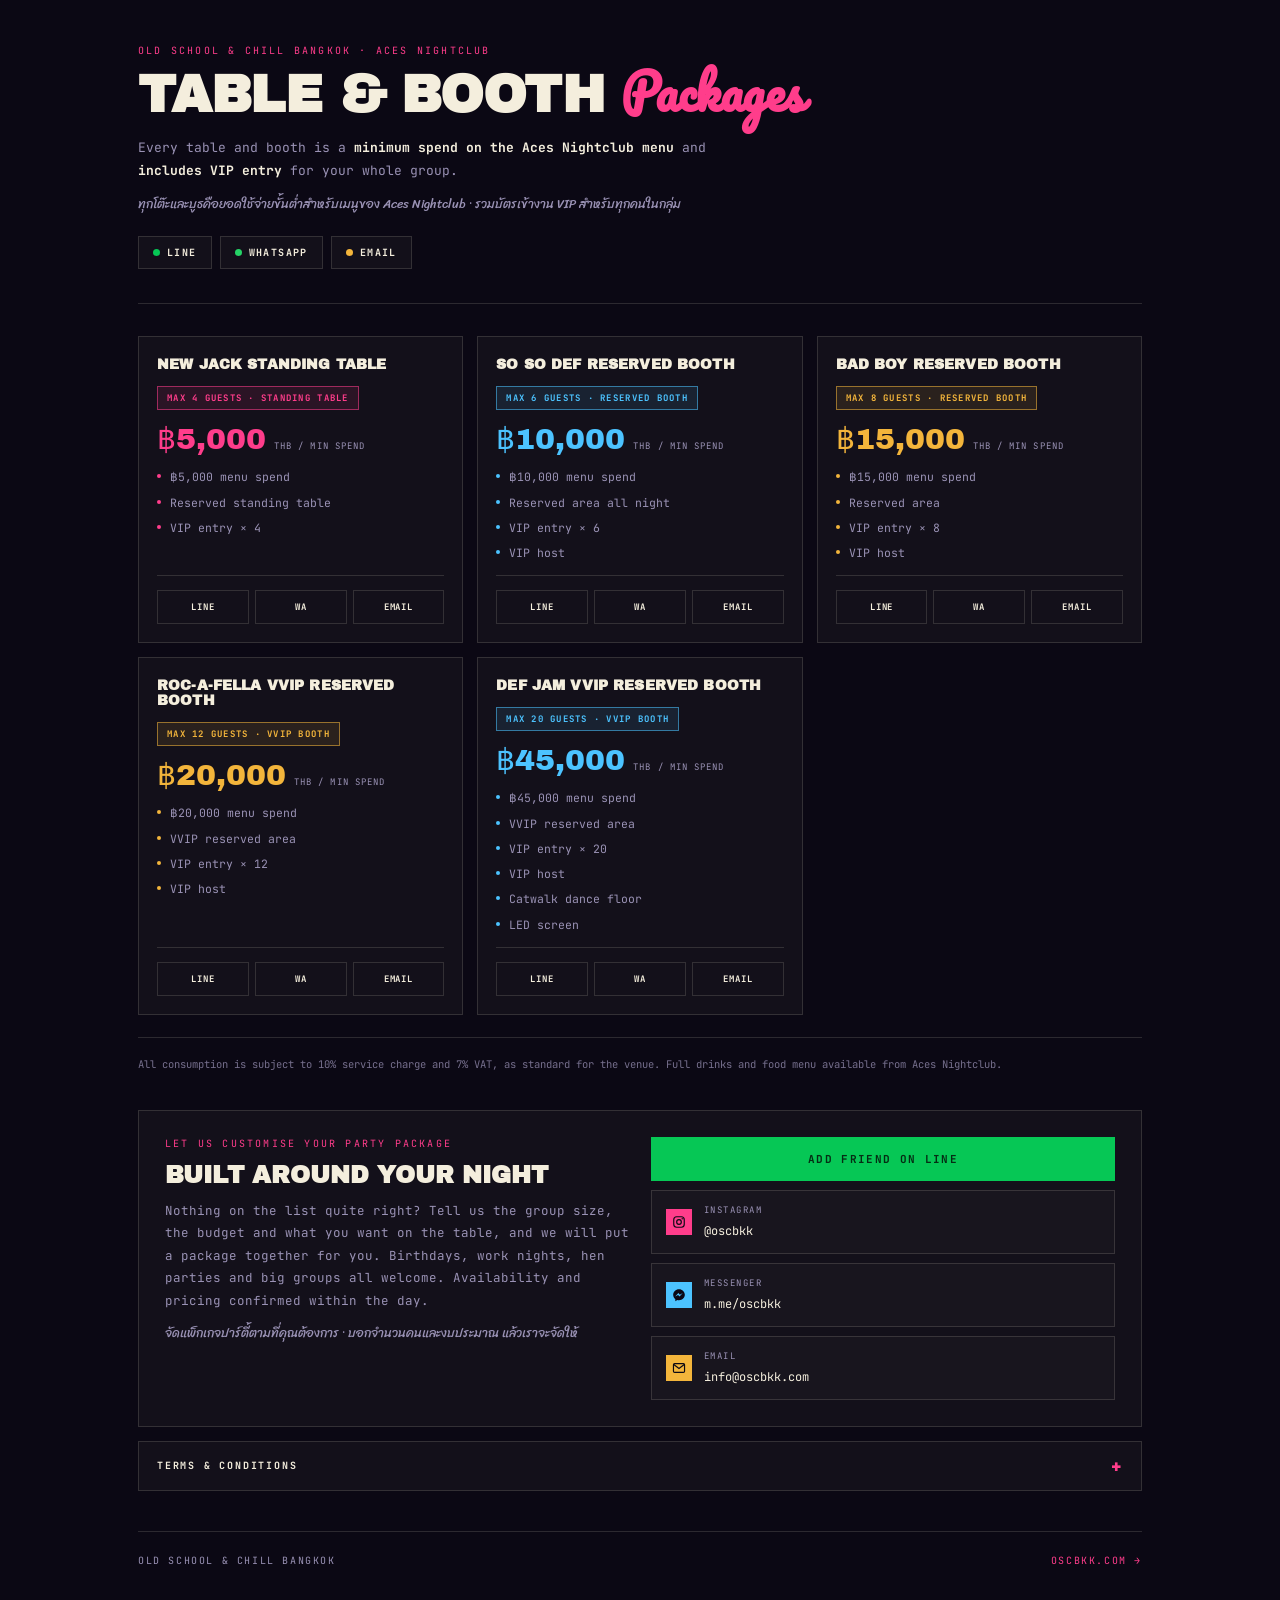
<file: packages.html>
<!doctype html>
<html lang="en">
<head>
<meta charset="utf-8" />
<meta name="viewport" content="width=device-width, initial-scale=1" />
<title>Table &amp; Booth Packages · Old School &amp; Chill Bangkok</title>
<meta name="description" content="Reserve a table or booth for Old School & Chill at Aces Nightclub, Bangkok. Minimum spend on the menu, VIP entry included for your whole group." />
<link rel="icon" type="image/svg+xml" href="assets/favicon.svg?v=4" />
<link rel="icon" type="image/png" sizes="32x32" href="assets/favicon-32.png?v=4" />
<link rel="apple-touch-icon" sizes="180x180" href="assets/apple-touch-icon.png?v=4" />
<meta property="og:type" content="website" />
<meta property="og:title" content="Table &amp; Booth Packages · Old School &amp; Chill" />
<meta property="og:description" content="Reserve your own area for the night. Minimum spend on the menu, VIP entry included for your whole group." />
<meta property="og:url" content="https://oscbkk.com/packages.html" />
<meta property="og:image" content="https://oscbkk.com/assets/social-1x1.png" />
<meta name="twitter:card" content="summary_large_image" />
<link rel="preconnect" href="https://fonts.googleapis.com" />
<link rel="preconnect" href="https://fonts.gstatic.com" crossorigin />
<link href="https://fonts.googleapis.com/css2?family=Archivo+Black&family=Pacifico&family=JetBrains+Mono:wght@400;700&family=Sriracha&display=swap" rel="stylesheet" />
<style>
:root{--bg:#0b0814;--ink:#f4eedd;--ink-dim:#9a92b5;--accent:#ff3d8b;--accent-2:#4cc3ff;--gold:#f3b53b;--line:rgba(244,238,221,.14);--card:rgba(244,238,221,.03);--line-green:#06c755;--wa-green:#25d366;--mail:#f3b53b}
*{box-sizing:border-box}
html,body{margin:0;padding:0}
body{background:var(--bg);color:var(--ink);font-family:"JetBrains Mono",ui-monospace,monospace;-webkit-font-smoothing:antialiased}
a{color:var(--accent)}a:hover{color:var(--ink)}
.pg{max-width:1060px;margin:0 auto;padding:0 clamp(16px,4vw,28px)}
.top{padding:clamp(26px,5vw,44px) 0 clamp(22px,4vw,34px)}
.eyebrow{font-size:10px;letter-spacing:.22em;text-transform:uppercase;color:var(--accent);margin:0 0 12px}
.title{font-family:"Archivo Black",Impact,sans-serif;text-transform:uppercase;font-size:clamp(30px,5.4vw,52px);line-height:1;letter-spacing:-.01em;margin:0;color:var(--ink)}
.title em{font-family:"Pacifico",cursive;font-style:normal;text-transform:none;color:var(--accent);font-size:.92em}
.lede{font-size:13px;line-height:1.75;color:var(--ink-dim);max-width:620px;margin:16px 0 0}
.lede strong{color:var(--ink);font-weight:700}
.thai{font-family:"Sriracha",cursive;font-size:12.5px;line-height:1.9;color:var(--ink-dim);margin:10px 0 0;max-width:620px}
.chips{display:flex;flex-wrap:wrap;gap:8px;margin:20px 0 0}
.chip{display:inline-flex;align-items:center;gap:7px;font-size:10px;font-weight:700;letter-spacing:.14em;text-transform:uppercase;padding:9px 14px;border:1px solid var(--line);color:var(--ink);text-decoration:none;background:var(--card)}
.chip:hover{color:var(--ink)}
.chip .dot{width:7px;height:7px;border-radius:50%;display:block}
.chip--line:hover{border-color:var(--line-green)}
.chip--wa:hover{border-color:var(--wa-green)}
.chip--mail:hover{border-color:var(--mail)}
.rule{height:1px;background:var(--line);border:0;margin:0}
.grid{display:grid;grid-template-columns:repeat(3,1fr);gap:14px;padding:clamp(22px,4vw,32px) 0 0}
.card{border:1px solid var(--line);background:var(--card);padding:20px 18px 18px;display:flex;flex-direction:column;gap:14px}
.card__name{font-family:"Archivo Black",Impact,sans-serif;text-transform:uppercase;font-size:14px;letter-spacing:.01em;margin:0;color:var(--ink)}
.card__tag{display:inline-block;font-size:9px;font-weight:700;letter-spacing:.14em;text-transform:uppercase;padding:5px 9px;border:1px solid color-mix(in srgb,var(--c) 55%,transparent);color:var(--c);background:color-mix(in srgb,var(--c) 10%,transparent);width:fit-content}
.card__money{display:flex;align-items:baseline;gap:8px}
.card__price{font-family:"Archivo Black",Impact,sans-serif;font-size:30px;line-height:1;color:var(--c)}
.card__unit{font-size:9px;letter-spacing:.12em;text-transform:uppercase;color:var(--ink-dim)}
.card__incl{list-style:none;margin:0;padding:0;display:flex;flex-direction:column;gap:8px;flex:1}
.card__incl li{font-size:11.5px;line-height:1.5;color:var(--ink-dim);padding-left:13px;position:relative}
.card__incl li::before{content:"";position:absolute;left:0;top:6px;width:4px;height:4px;border-radius:50%;background:var(--c)}
.card__ctas{display:grid;grid-template-columns:repeat(3,1fr);gap:6px;border-top:1px solid var(--line);padding-top:14px}
.mini{display:flex;align-items:center;justify-content:center;gap:5px;font-size:9px;font-weight:700;letter-spacing:.1em;text-transform:uppercase;padding:10px 4px;border:1px solid var(--line);color:var(--ink);text-decoration:none;background:transparent}
.mini:hover{color:var(--ink)}
.mini--line:hover{border-color:var(--line-green);background:color-mix(in srgb,var(--line-green) 12%,transparent)}
.mini--wa:hover{border-color:var(--wa-green);background:color-mix(in srgb,var(--wa-green) 12%,transparent)}
.mini--mail:hover{border-color:var(--mail);background:color-mix(in srgb,var(--mail) 12%,transparent)}
.mini svg{width:11px;height:11px;flex:none}
.finenote{font-size:10.5px;line-height:1.7;color:color-mix(in srgb,var(--ink-dim) 75%,transparent);margin:22px 0 0;padding-top:18px;border-top:1px solid var(--line)}
.custom{display:grid;grid-template-columns:1fr 1fr;gap:22px;border:1px solid var(--line);background:var(--card);padding:clamp(18px,3vw,26px);margin:clamp(24px,4vw,36px) 0 0}
.custom__h{font-family:"Archivo Black",Impact,sans-serif;text-transform:uppercase;font-size:clamp(18px,2.4vw,24px);margin:10px 0 12px;color:var(--ink)}
.custom__p{font-size:12.5px;line-height:1.8;color:var(--ink-dim);margin:0}
.custom__side{display:flex;flex-direction:column;gap:9px}
.addfriend{display:flex;align-items:center;justify-content:center;gap:8px;background:var(--line-green);color:#052d14;font-size:11px;font-weight:700;letter-spacing:.12em;text-transform:uppercase;padding:15px;text-decoration:none}
.addfriend:hover{filter:brightness(1.08);color:#052d14}
.row{display:flex;align-items:center;gap:12px;padding:13px 14px;border:1px solid var(--line);text-decoration:none;background:rgba(244,238,221,.02)}
.row:hover{border-color:color-mix(in srgb,var(--c) 55%,transparent)}
.row__ic{width:26px;height:26px;display:grid;place-items:center;background:var(--c);color:#0b0814;flex:none}
.row__ic svg{width:14px;height:14px}
.row__k{font-size:9px;letter-spacing:.16em;text-transform:uppercase;color:var(--ink-dim);display:block;margin-bottom:3px}
.row__v{font-size:12px;color:var(--ink);word-break:break-all}
details.terms{border:1px solid var(--line);background:var(--card);margin:14px 0 0}
details.terms>summary{list-style:none;cursor:pointer;padding:16px 18px;font-size:10px;font-weight:700;letter-spacing:.18em;text-transform:uppercase;color:var(--ink);display:flex;align-items:center;justify-content:space-between;gap:10px}
details.terms>summary::-webkit-details-marker{display:none}
details.terms>summary::after{content:"+";font-family:"Archivo Black",Impact,sans-serif;color:var(--accent);font-size:15px}
details.terms[open]>summary::after{content:"–"}
.terms__body{padding:4px 18px 22px;display:grid;grid-template-columns:repeat(auto-fit,minmax(240px,1fr));gap:22px 30px}
.terms__body h3{font-size:10px;letter-spacing:.16em;text-transform:uppercase;color:var(--accent);margin:0 0 10px}
.terms__body ul{list-style:none;margin:0 0 18px;padding:0;display:flex;flex-direction:column;gap:8px}
.terms__body li{font-size:11.5px;line-height:1.65;color:var(--ink-dim);padding-left:12px;position:relative}
.terms__body li::before{content:"\2022";position:absolute;left:0;color:var(--accent);opacity:.65}
.terms__body strong{color:var(--ink)}
.foot{border-top:1px solid var(--line);margin-top:clamp(26px,4vw,40px);padding:22px 0 40px;display:flex;flex-wrap:wrap;gap:12px;align-items:center;justify-content:space-between}
.foot span,.foot a{font-size:10px;letter-spacing:.16em;text-transform:uppercase;color:var(--ink-dim);text-decoration:none}
.foot a{color:var(--accent)}
@media (max-width:880px){.grid{grid-template-columns:repeat(2,1fr)}.custom{grid-template-columns:1fr}}
@media (max-width:560px){.grid{grid-template-columns:1fr}}
</style>
</head>
<body>
<main class="pg">
<section class="top">
<p class="eyebrow">Old School &amp; Chill Bangkok · Aces Nightclub</p>
<h1 class="title">Table &amp; Booth <em>Packages</em></h1>
<p class="lede">Every table and booth is a <strong>minimum spend on the Aces Nightclub menu</strong> and <strong>includes VIP entry</strong> for your whole group.</p>
<p class="thai">ทุกโต๊ะและบูธคือยอดใช้จ่ายขั้นต่ำสำหรับเมนูของ Aces Nightclub · รวมบัตรเข้างาน VIP สำหรับทุกคนในกลุ่ม</p>
<div class="chips">
<a class="chip chip--line" href="https://lin.ee/PEnL9QG" target="_blank" rel="noopener"><span class="dot" style="background:var(--line-green)"></span>Line</a>
<a class="chip chip--wa" href="https://wa.me/61427155999" target="_blank" rel="noopener"><span class="dot" style="background:var(--wa-green)"></span>WhatsApp</a>
<a class="chip chip--mail" href="mailto:info@oscbkk.com"><span class="dot" style="background:var(--mail)"></span>Email</a>
</div>
</section>

<hr class="rule" />

<section class="grid">
<article class="card" style="--c:#ff3d8b">
<h2 class="card__name">New Jack Standing Table</h2>
<span class="card__tag">Max 4 guests · Standing table</span>
<div class="card__money"><span class="card__price">฿5,000</span><span class="card__unit">THB / min spend</span></div>
<ul class="card__incl"><li>฿5,000 menu spend</li><li>Reserved standing table</li><li>VIP entry × 4</li></ul>
<div class="card__ctas">
<a class="mini mini--line" href="https://lin.ee/PEnL9QG" target="_blank" rel="noopener">Line</a>
<a class="mini mini--wa" href="https://wa.me/61427155999?text=Hi%2C%20I%27d%20like%20to%20book%20the%20New%20Jack%20standing%20table" target="_blank" rel="noopener">WA</a>
<a class="mini mini--mail" href="mailto:info@oscbkk.com?subject=New%20Jack%20standing%20table%20booking">Email</a>
</div>
</article>

<article class="card" style="--c:#4cc3ff">
<h2 class="card__name">So So Def Reserved Booth</h2>
<span class="card__tag">Max 6 guests · Reserved booth</span>
<div class="card__money"><span class="card__price">฿10,000</span><span class="card__unit">THB / min spend</span></div>
<ul class="card__incl"><li>฿10,000 menu spend</li><li>Reserved area all night</li><li>VIP entry × 6</li><li>VIP host</li></ul>
<div class="card__ctas">
<a class="mini mini--line" href="https://lin.ee/PEnL9QG" target="_blank" rel="noopener">Line</a>
<a class="mini mini--wa" href="https://wa.me/61427155999?text=Hi%2C%20I%27d%20like%20to%20book%20the%20So%20So%20Def%20booth" target="_blank" rel="noopener">WA</a>
<a class="mini mini--mail" href="mailto:info@oscbkk.com?subject=So%20So%20Def%20booth%20booking">Email</a>
</div>
</article>

<article class="card" style="--c:#f3b53b">
<h2 class="card__name">Bad Boy Reserved Booth</h2>
<span class="card__tag">Max 8 guests · Reserved booth</span>
<div class="card__money"><span class="card__price">฿15,000</span><span class="card__unit">THB / min spend</span></div>
<ul class="card__incl"><li>฿15,000 menu spend</li><li>Reserved area</li><li>VIP entry × 8</li><li>VIP host</li></ul>
<div class="card__ctas">
<a class="mini mini--line" href="https://lin.ee/PEnL9QG" target="_blank" rel="noopener">Line</a>
<a class="mini mini--wa" href="https://wa.me/61427155999?text=Hi%2C%20I%27d%20like%20to%20book%20the%20Bad%20Boy%20booth" target="_blank" rel="noopener">WA</a>
<a class="mini mini--mail" href="mailto:info@oscbkk.com?subject=Bad%20Boy%20booth%20booking">Email</a>
</div>
</article>

<article class="card" style="--c:#f3b53b">
<h2 class="card__name">Roc-A-Fella VVIP Reserved Booth</h2>
<span class="card__tag">Max 12 guests · VVIP booth</span>
<div class="card__money"><span class="card__price">฿20,000</span><span class="card__unit">THB / min spend</span></div>
<ul class="card__incl"><li>฿20,000 menu spend</li><li>VVIP reserved area</li><li>VIP entry × 12</li><li>VIP host</li></ul>
<div class="card__ctas">
<a class="mini mini--line" href="https://lin.ee/PEnL9QG" target="_blank" rel="noopener">Line</a>
<a class="mini mini--wa" href="https://wa.me/61427155999?text=Hi%2C%20I%27d%20like%20to%20book%20the%20Roc-A-Fella%20VVIP%20booth" target="_blank" rel="noopener">WA</a>
<a class="mini mini--mail" href="mailto:info@oscbkk.com?subject=Roc-A-Fella%20VVIP%20booth%20booking">Email</a>
</div>
</article>

<article class="card" style="--c:#4cc3ff">
<h2 class="card__name">Def Jam VVIP Reserved Booth</h2>
<span class="card__tag">Max 20 guests · VVIP booth</span>
<div class="card__money"><span class="card__price">฿45,000</span><span class="card__unit">THB / min spend</span></div>
<ul class="card__incl"><li>฿45,000 menu spend</li><li>VVIP reserved area</li><li>VIP entry × 20</li><li>VIP host</li><li>Catwalk dance floor</li><li>LED screen</li></ul>
<div class="card__ctas">
<a class="mini mini--line" href="https://lin.ee/PEnL9QG" target="_blank" rel="noopener">Line</a>
<a class="mini mini--wa" href="https://wa.me/61427155999?text=Hi%2C%20I%27d%20like%20to%20book%20the%20Def%20Jam%20VVIP%20booth" target="_blank" rel="noopener">WA</a>
<a class="mini mini--mail" href="mailto:info@oscbkk.com?subject=Def%20Jam%20VVIP%20booth%20booking">Email</a>
</div>
</article>
</section>

<p class="finenote">All consumption is subject to 10% service charge and 7% VAT, as standard for the venue. Full drinks and food menu available from Aces Nightclub.</p>

<section class="custom">
<div>
<p class="eyebrow">Let us customise your party package</p>
<h2 class="custom__h">Built around your night</h2>
<p class="custom__p">Nothing on the list quite right? Tell us the group size, the budget and what you want on the table, and we will put a package together for you. Birthdays, work nights, hen parties and big groups all welcome. Availability and pricing confirmed within the day.</p>
<p class="thai">จัดแพ็กเกจปาร์ตี้ตามที่คุณต้องการ · บอกจำนวนคนและงบประมาณ แล้วเราจะจัดให้</p>
</div>
<div class="custom__side">
<a class="addfriend" href="https://lin.ee/PEnL9QG" target="_blank" rel="noopener">Add friend on LINE</a>
<a class="row" style="--c:#ff3d8b" href="https://instagram.com/oscbkk" target="_blank" rel="noopener">
<span class="row__ic"><svg viewBox="0 0 24 24" fill="none" stroke="currentColor" stroke-width="2"><rect x="3" y="3" width="18" height="18" rx="5"/><circle cx="12" cy="12" r="4"/><circle cx="17.5" cy="6.5" r="1.2" fill="currentColor" stroke="none"/></svg></span>
<span><span class="row__k">Instagram</span><span class="row__v">@oscbkk</span></span>
</a>
<a class="row" style="--c:#4cc3ff" href="https://m.me/oscbkk" target="_blank" rel="noopener">
<span class="row__ic"><svg viewBox="0 0 24 24" fill="currentColor"><path d="M12 2C6.3 2 2 6.2 2 11.7c0 3.1 1.4 5.8 3.7 7.6v3.2l3.4-1.9c.9.3 1.9.4 2.9.4 5.7 0 10-4.2 10-9.3S17.7 2 12 2zm1 12.5l-2.6-2.7-5 2.7 5.5-5.8 2.6 2.7 4.9-2.7-5.4 5.8z"/></svg></span>
<span><span class="row__k">Messenger</span><span class="row__v">m.me/oscbkk</span></span>
</a>
<a class="row" style="--c:#f3b53b" href="mailto:info@oscbkk.com">
<span class="row__ic"><svg viewBox="0 0 24 24" fill="none" stroke="currentColor" stroke-width="2"><rect x="2.5" y="4.5" width="19" height="15" rx="2"/><path d="M3 6l9 7 9-7"/></svg></span>
<span><span class="row__k">Email</span><span class="row__v">info@oscbkk.com</span></span>
</a>
</div>
</section>

<details class="terms">
<summary>Terms &amp; Conditions</summary>
<div class="terms__body">
<div>
<h3>Reservations &amp; Payment</h3>
<ul>
<li>Reservations are confirmed upon receipt of the full minimum spend, paid in advance via bank transfer or QR.</li>
<li>Your minimum spend covers anything from the Aces drinks and food menu — bottles, cocktails, champagne, beer, bar bites.</li>
<li>Your server keeps a running tab on the night and will let you know once you have reached your minimum. Beyond that, standard menu pricing applies.</li>
<li>Minimum spend is not a deposit or a cover charge and is not refundable if unspent.</li>
<li>Each package has a maximum guest capacity, shown on the package. Guests beyond that number are subject to standard entry.</li>
</ul>
</div>
<div>
<h3>Service Charge &amp; Tax</h3>
<ul><li>10% service charge and 7% VAT apply to all consumption, as standard for the venue.</li></ul>
<h3>Arrival</h3>
<ul>
<li>Tables and booths are held for 60 minutes past opening time, which is 10pm. After that the spot may be released.</li>
<li>Running late? Drop us a message and we will do our best to hold it for you.</li>
</ul>
</div>
<div>
<h3>Cancellations &amp; Changes</h3>
<ul>
<li>Full refund or credit transfer up to <strong>14 days</strong> before the event.</li>
<li><strong>50% refund</strong> or full credit transfer between 7 and 14 days before.</li>
<li>No refunds within 7 days of the event. Credit transfer to a future Old School &amp; Chill event possible, subject to availability.</li>
<li>Applies to all pre-paid reservations.</li>
</ul>
</div>
<div>
<h3>Entry &amp; Conduct</h3>
<ul>
<li>All guests must be 20+ with valid ID — Thai ID card or passport.</li>
<li>House dress code applies.</li>
<li>Door staff and venue management reserve the right to refuse entry.</li>
<li>No outside food, drinks or unauthorised promotional materials.</li>
<li>No drugs, no weapons, no exceptions.</li>
</ul>
</div>
</div>
</details>

<footer class="foot">
<span>Old School &amp; Chill Bangkok</span>
<a href="https://oscbkk.com">oscbkk.com →</a>
</footer>
</main>
</body>
</html>
</file>
